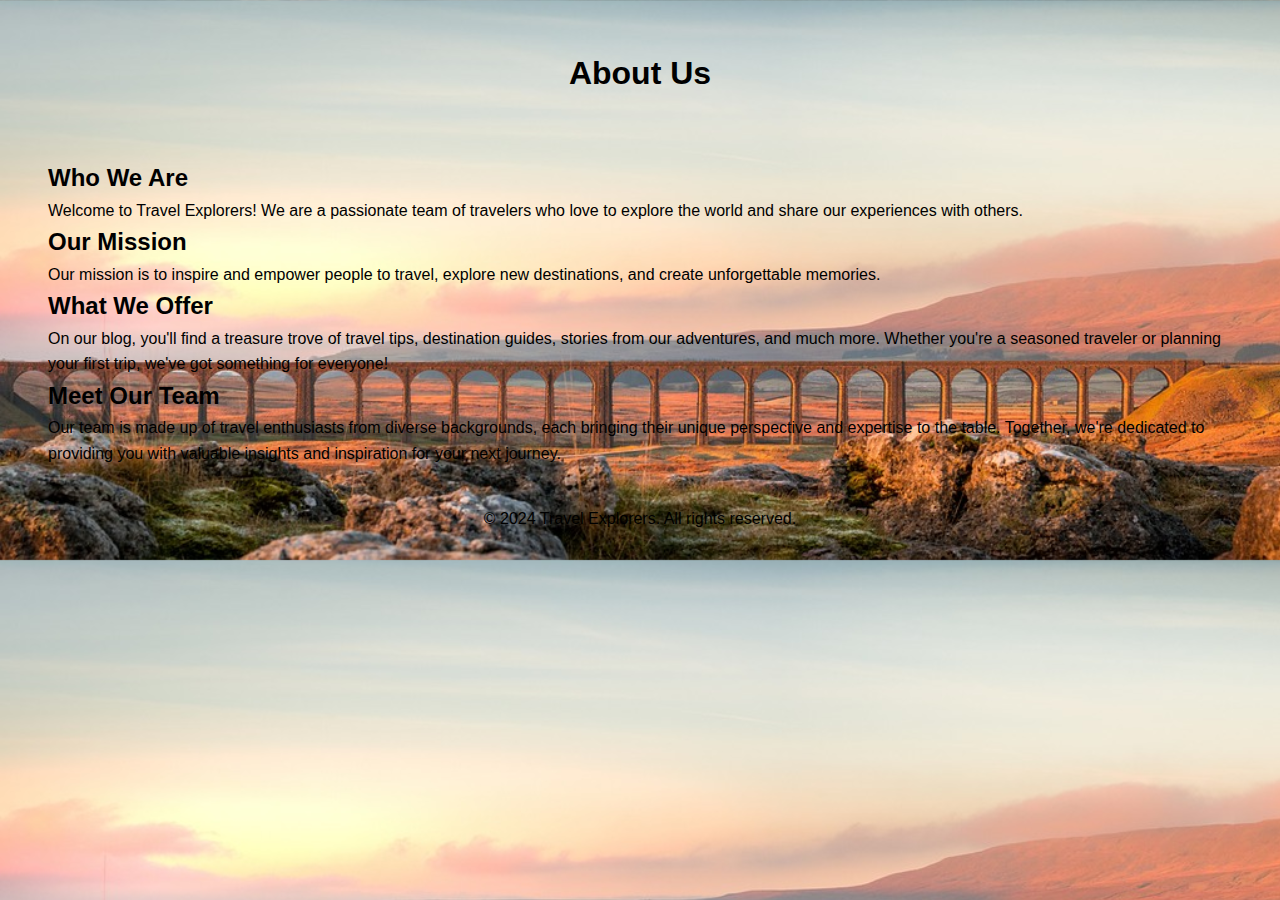
<file: Project 219/about.html>
<!DOCTYPE html>
<html lang="en">
<head>
    <meta charset="UTF-8">
    <meta name="viewport" content="width=device-width, initial-scale=1.0">
    <title>About Us - Travel Explorers</title>
    <link rel="stylesheet" href="about.css">
</head>
<body>
    <header>
        <h1>About Us</h1>
    </header>
    <section class="about-section">
        <h2>Who We Are</h2>
        <p>Welcome to Travel Explorers! We are a passionate team of travelers who love to explore the world and share our experiences with others.</p>
        <h2>Our Mission</h2>
        <p>Our mission is to inspire and empower people to travel, explore new destinations, and create unforgettable memories.</p>
        <h2>What We Offer</h2>
        <p>On our blog, you'll find a treasure trove of travel tips, destination guides, stories from our adventures, and much more. Whether you're a seasoned traveler or planning your first trip, we've got something for everyone!</p>
        <h2>Meet Our Team</h2>
        <p>Our team is made up of travel enthusiasts from diverse backgrounds, each bringing their unique perspective and expertise to the table. Together, we're dedicated to providing you with valuable insights and inspiration for your next journey.</p>
    </section>
    <footer>
        <p>&copy; 2024 Travel Explorers. All rights reserved.</p>
    </footer>
</body>
</html>
</file>
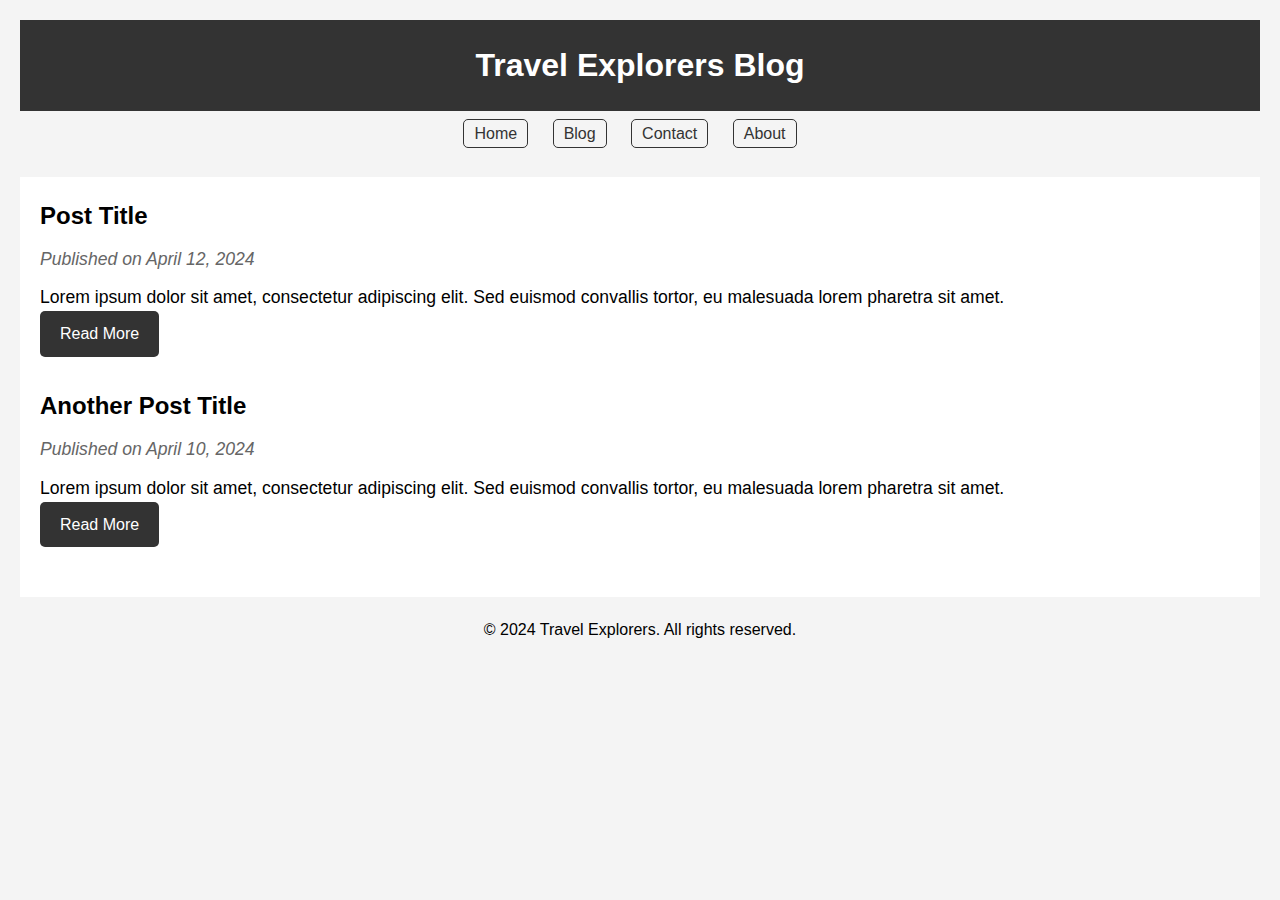
<file: Project 219/blog.html>
<!DOCTYPE html>
<html lang="en">
<head>
    <meta charset="UTF-8">
    <meta name="viewport" content="width=device-width, initial-scale=1.0">
    <title>Travel Explorers - Blog</title>
    <link rel="stylesheet" href="blog.css">
</head>
<body>
    <header>
        <h1>Travel Explorers Blog</h1>
    </header>
    <nav>
        <ul>
            <li><a href="index.html">Home</a></li>
            <li><a href="blog.html">Blog</a></li>
            <li><a href="contact.html">Contact</a></li>
            <li><a href="about.html">About</a></li>
        </ul>
    </nav>
    <section class="blog-section">
        <article>
            <h2>Post Title</h2>
            <p class="meta">Published on April 12, 2024</p>
            <p>Lorem ipsum dolor sit amet, consectetur adipiscing elit. Sed euismod convallis tortor, eu malesuada lorem pharetra sit amet.</p>
            <a href="#" class="btn">Read More</a>
        </article>
        <article>
            <h2>Another Post Title</h2>
            <p class="meta">Published on April 10, 2024</p>
            <p>Lorem ipsum dolor sit amet, consectetur adipiscing elit. Sed euismod convallis tortor, eu malesuada lorem pharetra sit amet.</p>
            <a href="#" class="btn">Read More</a>
        </article>
        <!-- Add more articles as needed -->
    </section>
    <footer>
        <p>&copy; 2024 Travel Explorers. All rights reserved.</p>
    </footer>
</body>
</html>
</file>
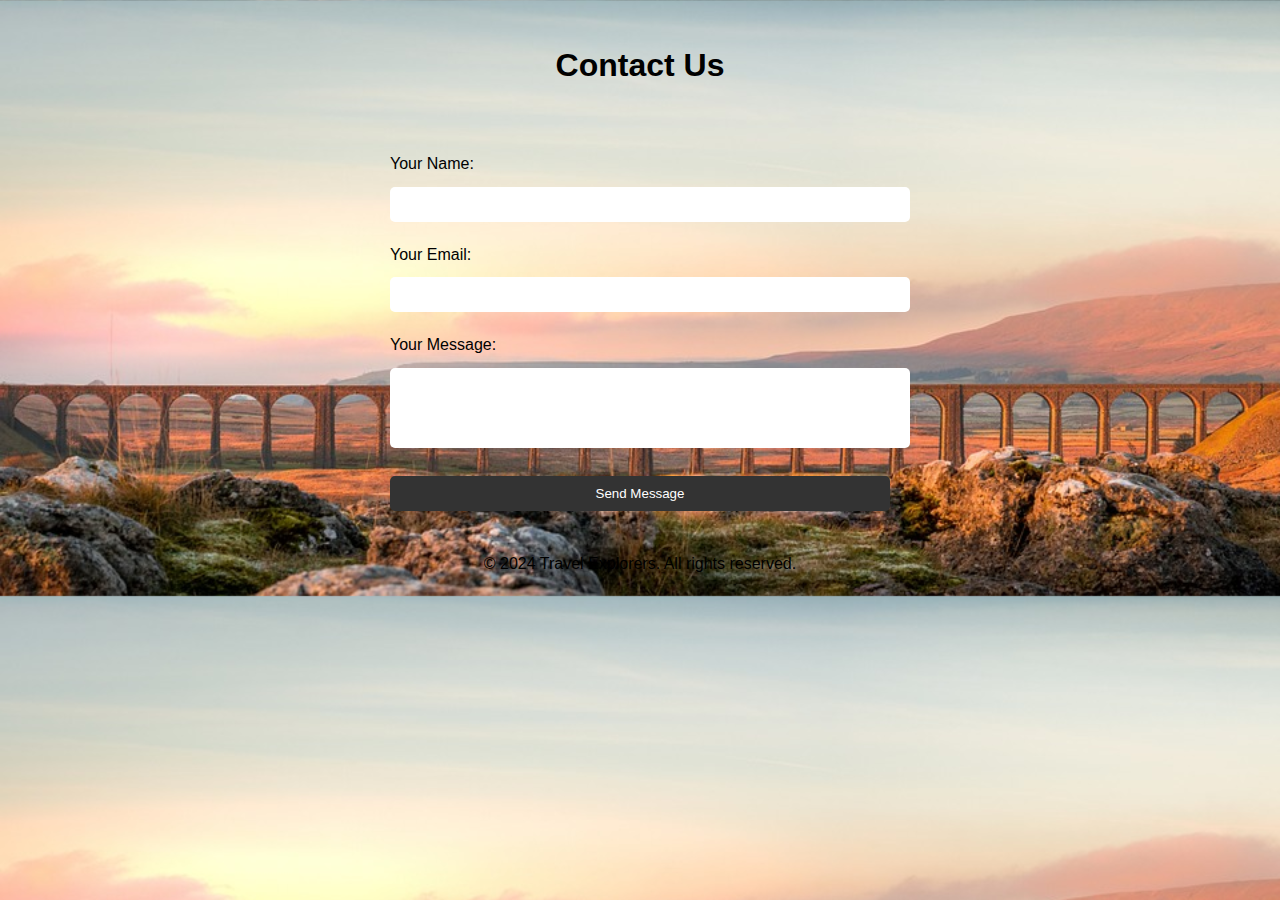
<file: Project 219/contact.html>
<!DOCTYPE html>
<html lang="en">
<head>
    <meta charset="UTF-8">
    <meta name="viewport" content="width=device-width, initial-scale=1.0">
    <title>Contact Us - Travel Explorers</title>
    <link rel="stylesheet" href="contact.css">
</head>
<body>
    <header>
        <h1>Contact Us</h1>
    </header>
    <section class="contact-section">
        <form action="#" method="post">
            <label for="name">Your Name:</label>
            <input type="text" id="name" name="name" required>
            <label for="email">Your Email:</label>
            <input type="email" id="email" name="email" required>
            <label for="message">Your Message:</label>
            <textarea id="message" name="message" rows="4" required></textarea>
            <button type="submit" class="btn">Send Message</button>
        </form>
    </section>
    <footer>
        <p>&copy; 2024 Travel Explorers. All rights reserved.</p>
    </footer>
</body>
</html>
</file>
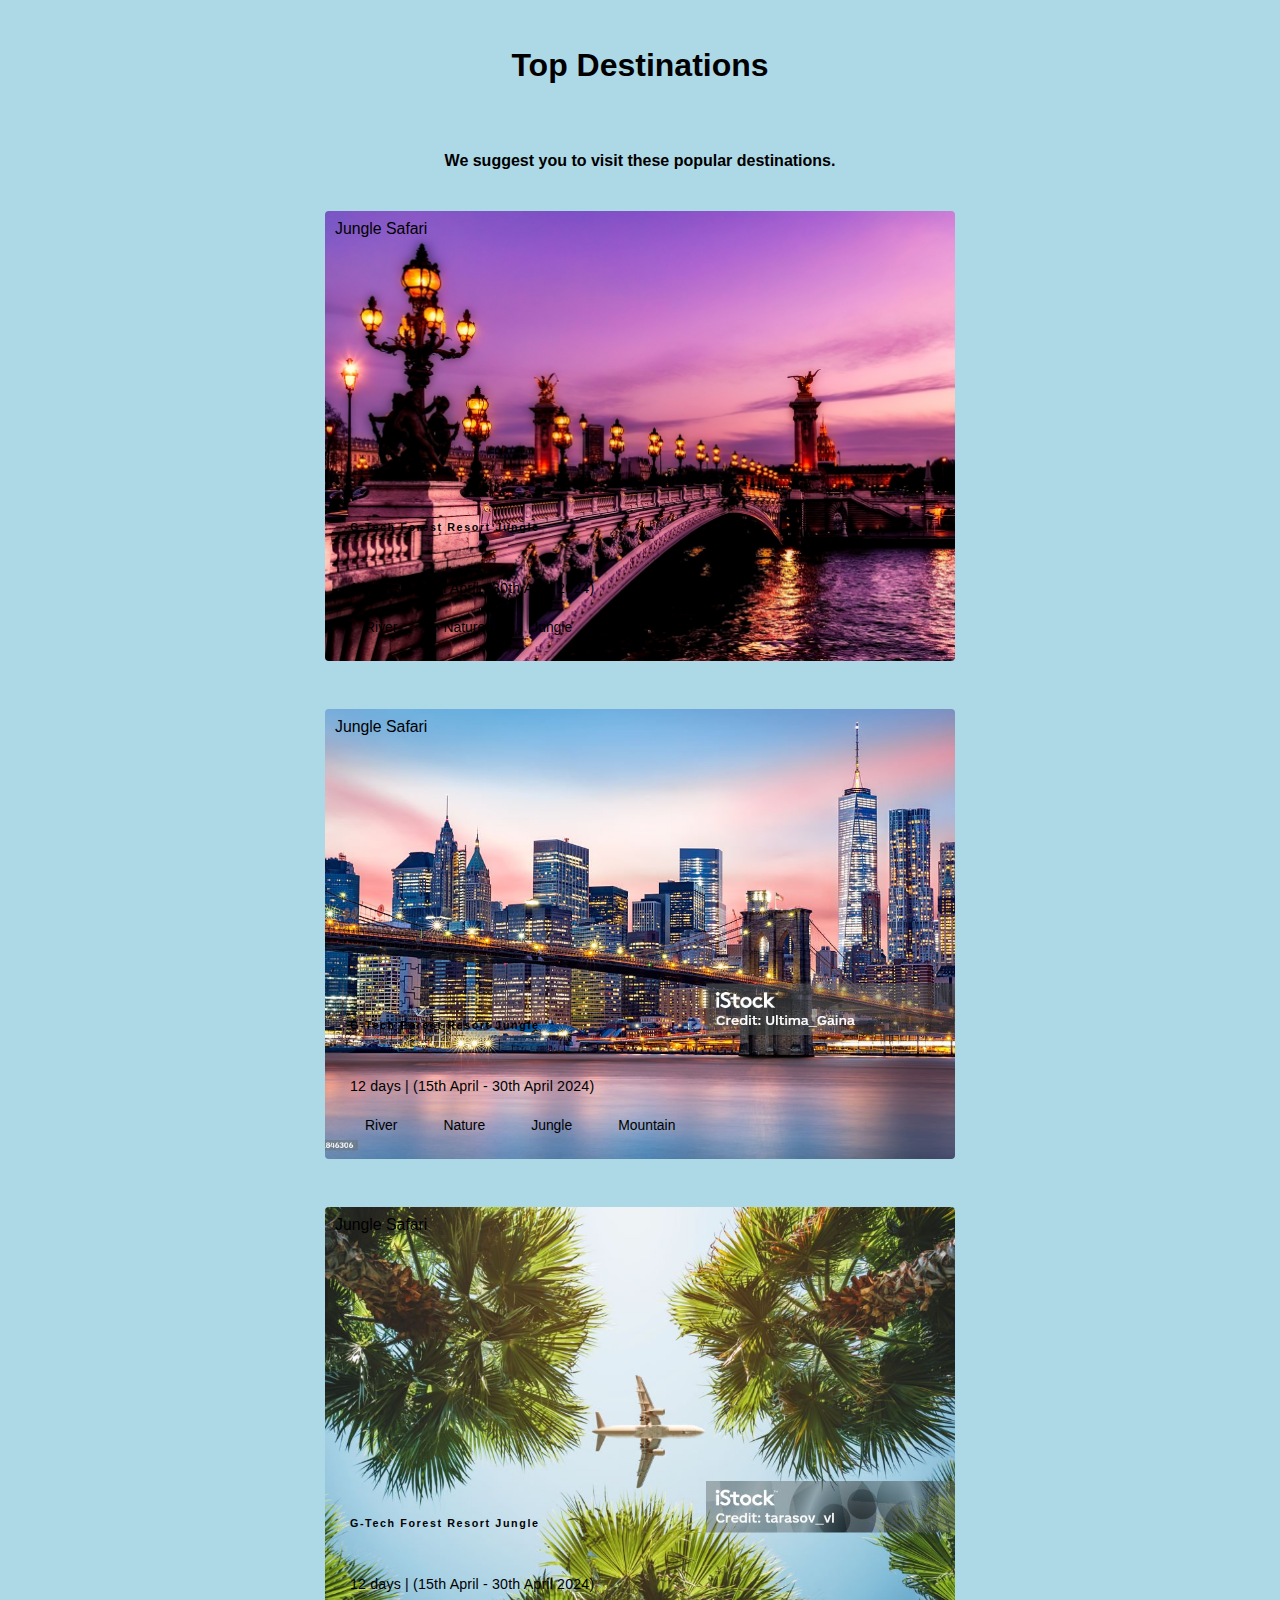
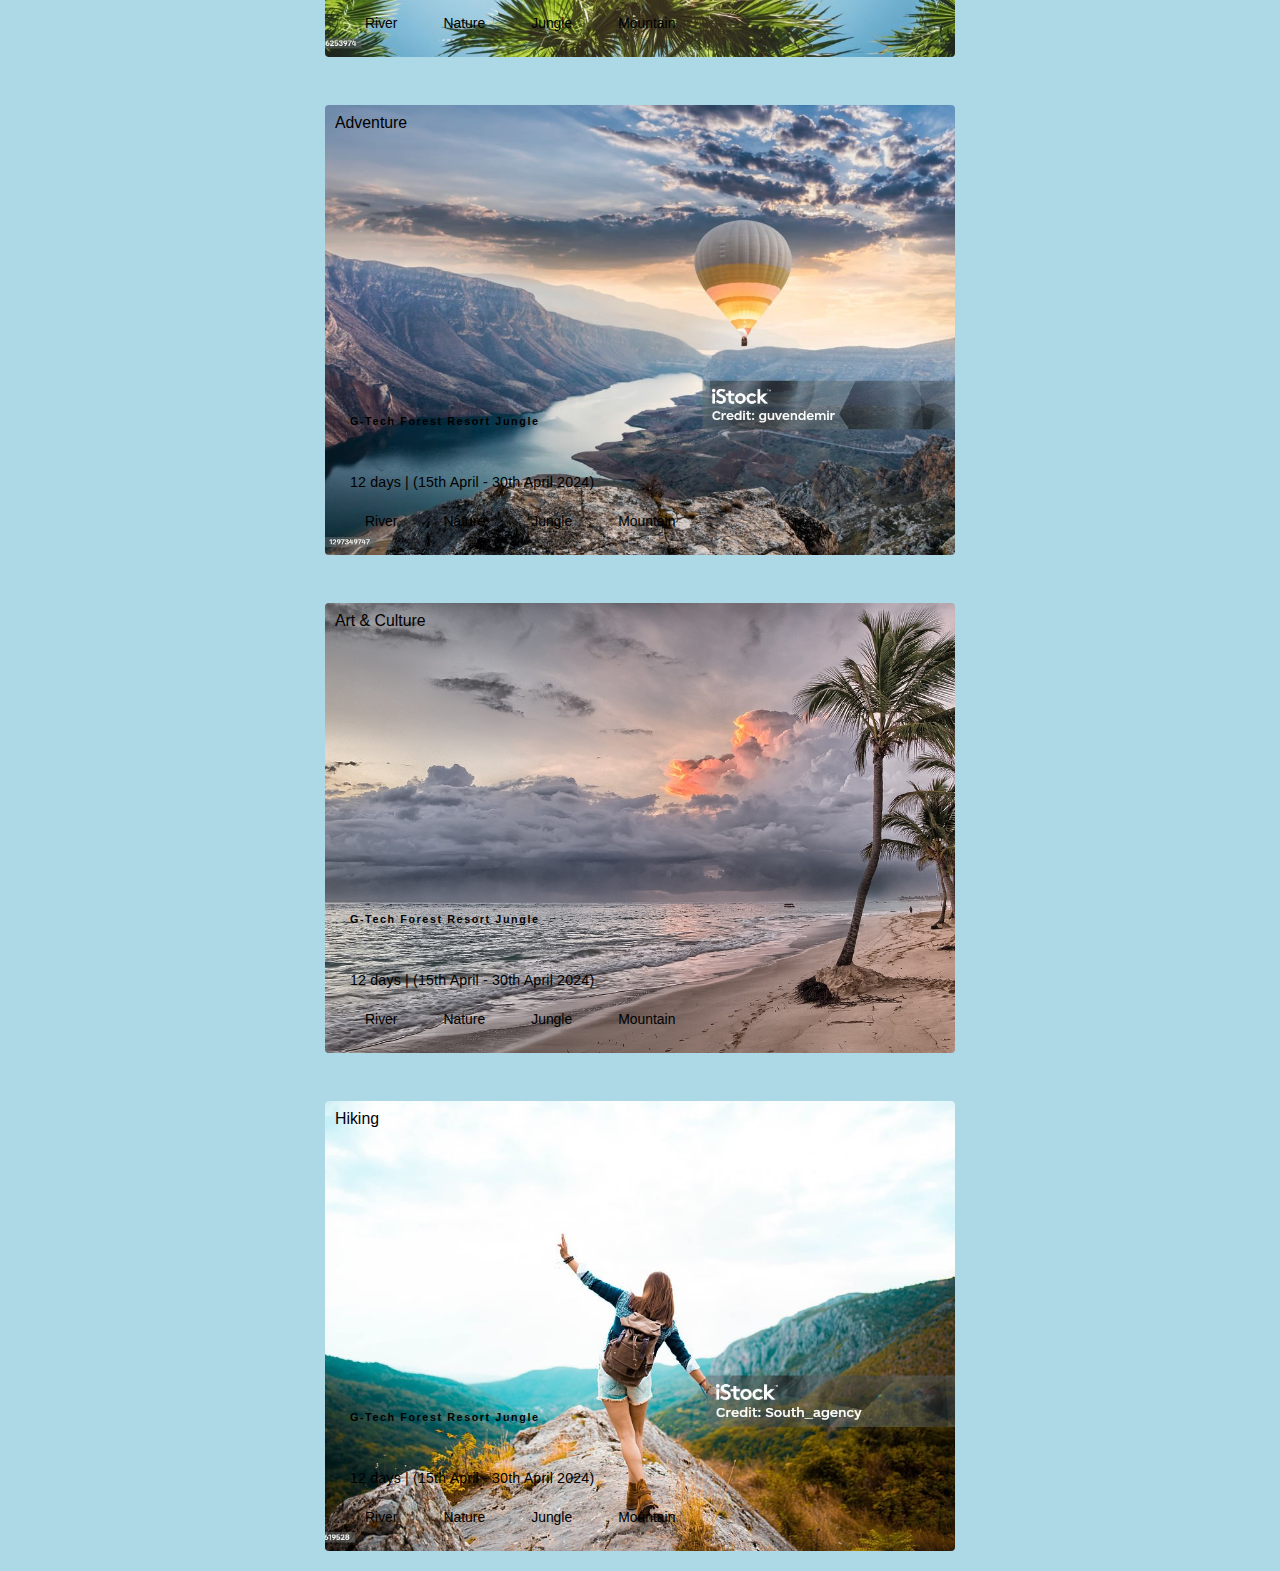
<file: Project 219/destination.html>
<!DOCTYPE html>
<html lang="en">
<head>
    <meta charset="UTF-8">
    <meta name="viewport" content="width=device-width, initial-scale=1.0">
    <title>Top Destinations - Travel Explorers</title>
    <link rel="stylesheet" href="destination.css">
</head>
<body>
    <header>
        <h1>Top Destinations</h1>
    </header>
        <h6 class="desc">We suggest you to visit these popular destinations.</h6>
        <div class="destination_section">
            <div class="destination_box" data-aos="fade-right" data-aos-duration="2000">
                <div class="destination_img_box">
                    <img src="./paris-2499022_1280.jpg" alt="Destination Image" class="destination_img">
                    <div class="destination_category">
                        Jungle Safari
                    </div>
                    <div class="destination_deatil">
                        <h6 class="destination_title">G-Tech Forest Resort Jungle</h6>
                        <h6 class="destination_duration">12 days | (15th April - 30th April 2024)</h6>
                        <div class="destination_popular_places">
                            <div class="tag">River</div>
                            <div class="tag">Nature</div>
                            <div class="tag">Jungle</div><div class="tag">Mountain</div>
                        </div>
                    </div>
                </div>
            </div>
            <div class="destination_box" data-aos="fade-right" data-aos-duration="2000">
                <div class="destination_img_box">
                    <img src="./new york.jpg" alt="Destination Image" class="destination_img">
                    <div class="destination_category">
                        Jungle Safari
                    </div>
                    <div class="destination_deatil">
                        <h6 class="destination_title">G-Tech Forest Resort Jungle</h6>
                        <h6 class="destination_duration">12 days | (15th April - 30th April 2024)</h6>
                        <div class="destination_popular_places">
                            <div class="tag">River</div>
                            <div class="tag">Nature</div>
                            <div class="tag">Jungle</div><div class="tag">Mountain</div>
                        </div>
                    </div>
                </div>
            </div>
            <div class="destination_box" data-aos="fade-right" data-aos-duration="2000">
                <div class="destination_img_box">
                    <img src="./aeroplane.jpg" alt="Destination Image" class="destination_img">
                    <div class="destination_category">
                        Jungle Safari
                    </div>
                    <div class="destination_deatil">
                        <h6 class="destination_title">G-Tech Forest Resort Jungle</h6>
                        <h6 class="destination_duration">12 days | (15th April - 30th April 2024)</h6>
                        <div class="destination_popular_places">
                            <div class="tag">River</div>
                            <div class="tag">Nature</div>
                            <div class="tag">Jungle</div><div class="tag">Mountain</div>
                        </div>
                    </div>
                </div>
            </div>
            <div class="destination_box" data-aos="fade-down" data-aos-duration="2000">
                <div class="destination_img_box">
                    <img src="./ballon.jpg" alt="Destination Image" class="destination_img">
                    <div class="destination_category">
                        Adventure
                    </div>
                    <div class="destination_deatil">
                        <h6 class="destination_title">G-Tech Forest Resort Jungle</h6>
                        <h6 class="destination_duration">12 days | (15th April - 30th April 2024)</h6>
                        <div class="destination_popular_places">
                            <div class="tag">River</div>
                            <div class="tag">Nature</div>
                            <div class="tag">Jungle</div><div class="tag">Mountain</div>
                        </div>
                    </div>
                </div>
            </div>
            <div class="destination_box" data-aos="fade-up" data-aos-duration="2000">
                <div class="destination_img_box">
                    <img src="./waterwithtree.jpg" alt="Destination Image" class="destination_img">
                    <div class="destination_category">
                        Art & Culture
                    </div>
                    <div class="destination_deatil">
                        <h6 class="destination_title">G-Tech Forest Resort Jungle</h6>
                        <h6 class="destination_duration">12 days | (15th April - 30th April 2024)</h6>
                        <div class="destination_popular_places">
                            <div class="tag">River</div>
                            <div class="tag">Nature</div>
                            <div class="tag">Jungle</div><div class="tag">Mountain</div>
                        </div>
                    </div>
                </div>
            </div>
            <div class="destination_box" data-aos="fade-left" data-aos-duration="2000">
                <div class="destination_img_box">
                    <img src="./girlwithbag.jpg" alt="Destination Image" class="destination_img">
                    <div class="destination_category">
                        Hiking
                    </div>
                    <div class="destination_deatil">
                        <h6 class="destination_title">G-Tech Forest Resort Jungle</h6>
                        <h6 class="destination_duration">12 days | (15th April - 30th April 2024)</h6>
                        <div class="destination_popular_places">
                            <div class="tag">River</div>
                            <div class="tag">Nature</div>
                            <div class="tag">Jungle</div><div class="tag">Mountain</div>
                        </div>
                    </div>
                </div>
            </div>
        </div>
       </div>
</body>
</html>
</file>
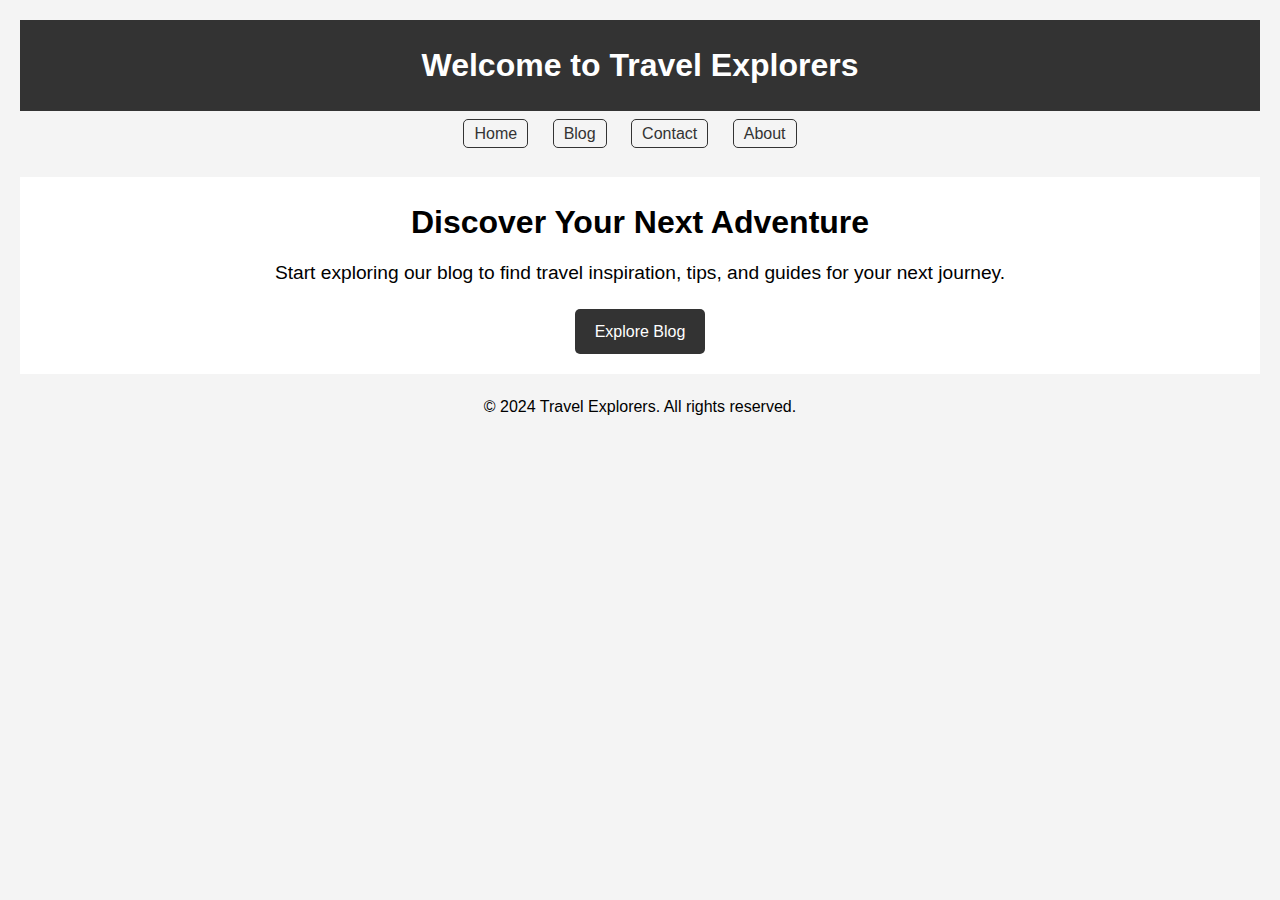
<file: Project 219/home.html>
<!DOCTYPE html>
<html lang="en">
<head>
    <meta charset="UTF-8">
    <meta name="viewport" content="width=device-width, initial-scale=1.0">
    <title>Travel Explorers</title>
    <link rel="stylesheet" href="home.css">
</head>
<body>
    <header>
        <h1>Welcome to Travel Explorers</h1>
    </header>
    <nav>
        <ul>
            <li><a href="home.css">Home</a></li>
            <li><a href="blog.html">Blog</a></li>
            <li><a href="contact.html">Contact</a></li>
            <li><a href="about.html">About</a></li>
        </ul>
    </nav>
    <section class="home-section">
        <h2>Discover Your Next Adventure</h2>
        <p>Start exploring our blog to find travel inspiration, tips, and guides for your next journey.</p>
        <a href="blog.html" class="btn">Explore Blog</a>
    </section>
    <footer>
        <p>&copy; 2024 Travel Explorers. All rights reserved.</p>
    </footer>
</body>
</html>
</file>
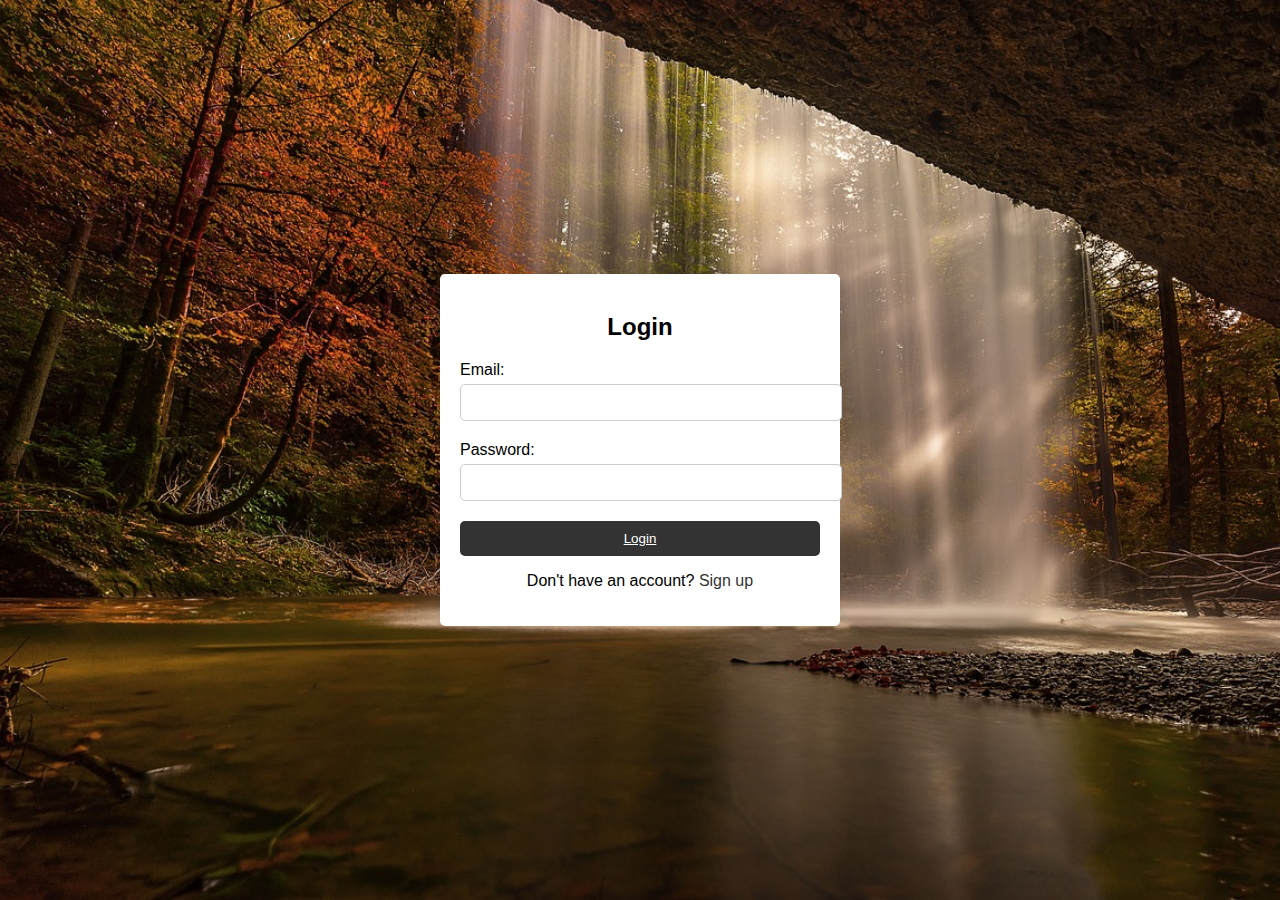
<file: Project 219/login.html>
<!DOCTYPE html>
<html lang="en">
<head>
    <meta charset="UTF-8">
    <meta name="viewport" content="width=device-width, initial-scale=1.0">
    <title>Travel Blog - Login</title>
    <link rel="stylesheet" href="login.css">
</head>
<body>
    <div class="container">
        <form id="login-form" class="form-container">
            <h2>Login</h2>
            <div class="form-group">
                <label for="email">Email:</label>
                <input type="email" id="email" required>
            </div>
            <div class="form-group">
                <label for="password">Password:</label>
                <input type="password" id="password" required>
            </div>
            <button type="submit"> <a href="index.html"`>Login</a></button>
            <p class="message">Don't have an account? <a href="signup.html">Sign up</a></p>
        </form>
    </div>
</body>
</html>
</file>
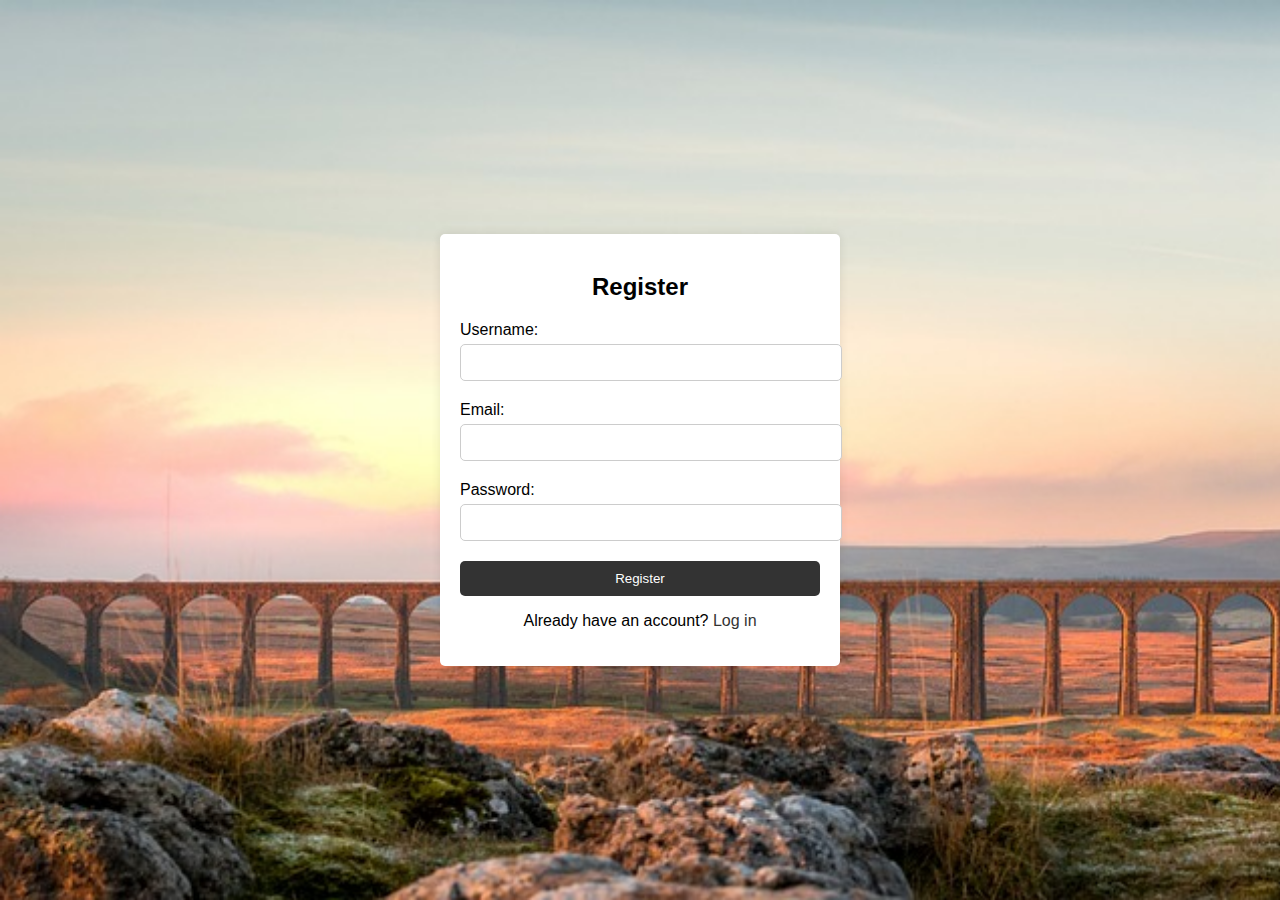
<file: Project 219/register.html>
<!DOCTYPE html>
<html lang="en">
<head>
    <meta charset="UTF-8">
    <meta name="viewport" content="width=device-width, initial-scale=1.0">
    <title>Travel Blog - Register</title>
    <link rel="stylesheet" href="register.css">
</head>
<body>
    <div class="container">
        <form id="register-form" class="form-container">
            <h2>Register</h2>
            <div class="form-group">
                <label for="username">Username:</label>
                <input type="text" id="username" required>
            </div>
            <div class="form-group">
                <label for="email">Email:</label>
                <input type="email" id="email" required>
            </div>
            <div class="form-group">
                <label for="password">Password:</label>
                <input type="password" id="password" required>
            </div>
            <button type="submit">Register</button>
            <p class="message">Already have an account? <a href="login.html">Log in</a></p>
        </form>
    </div>
</body>
</html>
</file>
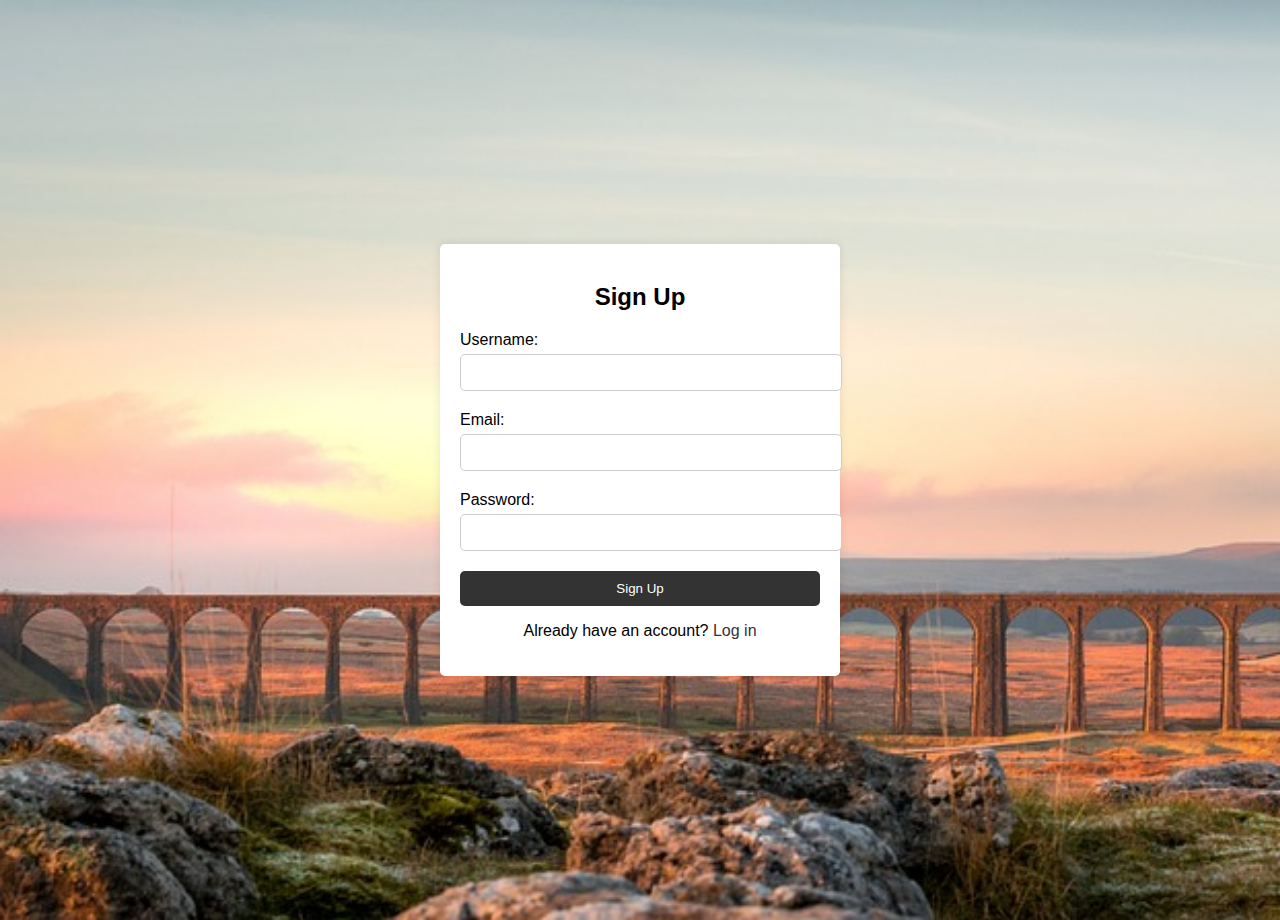
<file: Project 219/signup.html>
<!DOCTYPE html>
<html lang="en">
<head>
    <meta charset="UTF-8">
    <meta name="viewport" content="width=device-width, initial-scale=1.0">
    <title>Travel Blog - Sign Up</title>
    <link rel="stylesheet" href="signup.css">
</head>
<body>
    <div class="container">
        <form id="signup-form" class="form-container">
            <h2>Sign Up</h2>
            <div class="form-group">
                <label for="username">Username:</label>
                <input type="text" id="username" required>
            </div>
            <div class="form-group">
                <label for="email">Email:</label>
                <input type="email" id="email" required>
            </div>
            <div class="form-group">
                <label for="password">Password:</label>
                <input type="password" id="password" required>
            </div>
            <button type="submit">Sign Up</button>
            <p class="message">Already have an account? <a href="login.html">Log in</a></p>
        </form>
    </div>
</body>
</html>
</file>
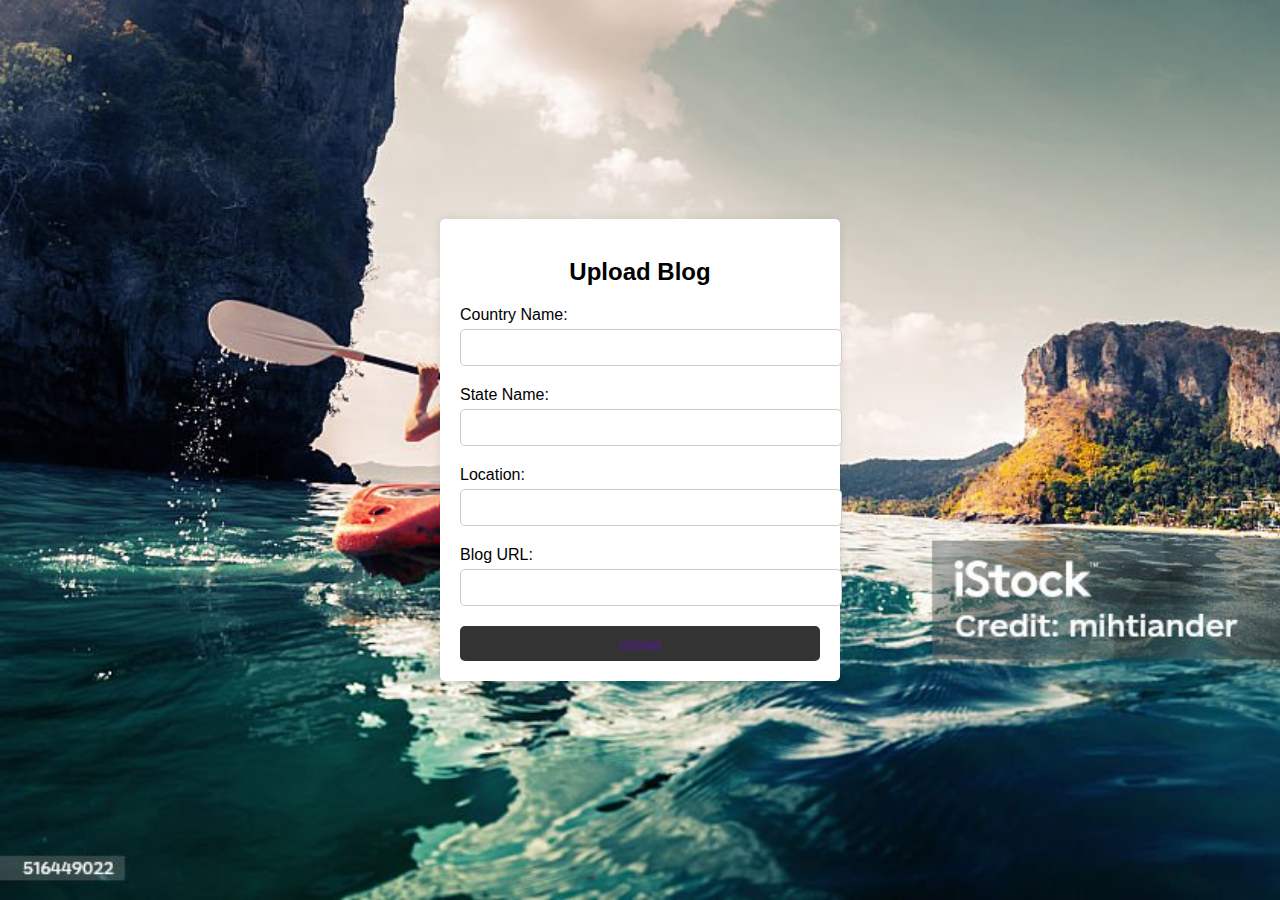
<file: Project 219/upload.html>
<!DOCTYPE html>
<html lang="en">
<head>
    <meta charset="UTF-8">
    <meta name="viewport" content="width=device-width, initial-scale=1.0">
    <title>Travel Blog - Upload</title>
    <link rel="stylesheet" href="upload.css">
</head>
<body>
    <div class="container">
        <form id="upload-form" class="form-container">
            <h2>Upload Blog</h2>
            <div class="form-group">
                <label for="country">Country Name:</label>
                <input type="text" id="country" required>
            </div>
            <div class="form-group">
                <label for="state">State Name:</label>
                <input type="text" id="state" required>
            </div>
            <div class="form-group">
                <label for="location">Location:</label>
                <input type="text" id="location" required>
            </div>
            <div class="form-group">
                <label for="blog-url">Blog URL:</label>
                <input type="url" id="blog-url" required>
            </div>
            <button type="submit"><a href="">Upload</a></button>
        </form>
    </div>
</body>
</html>
</file>
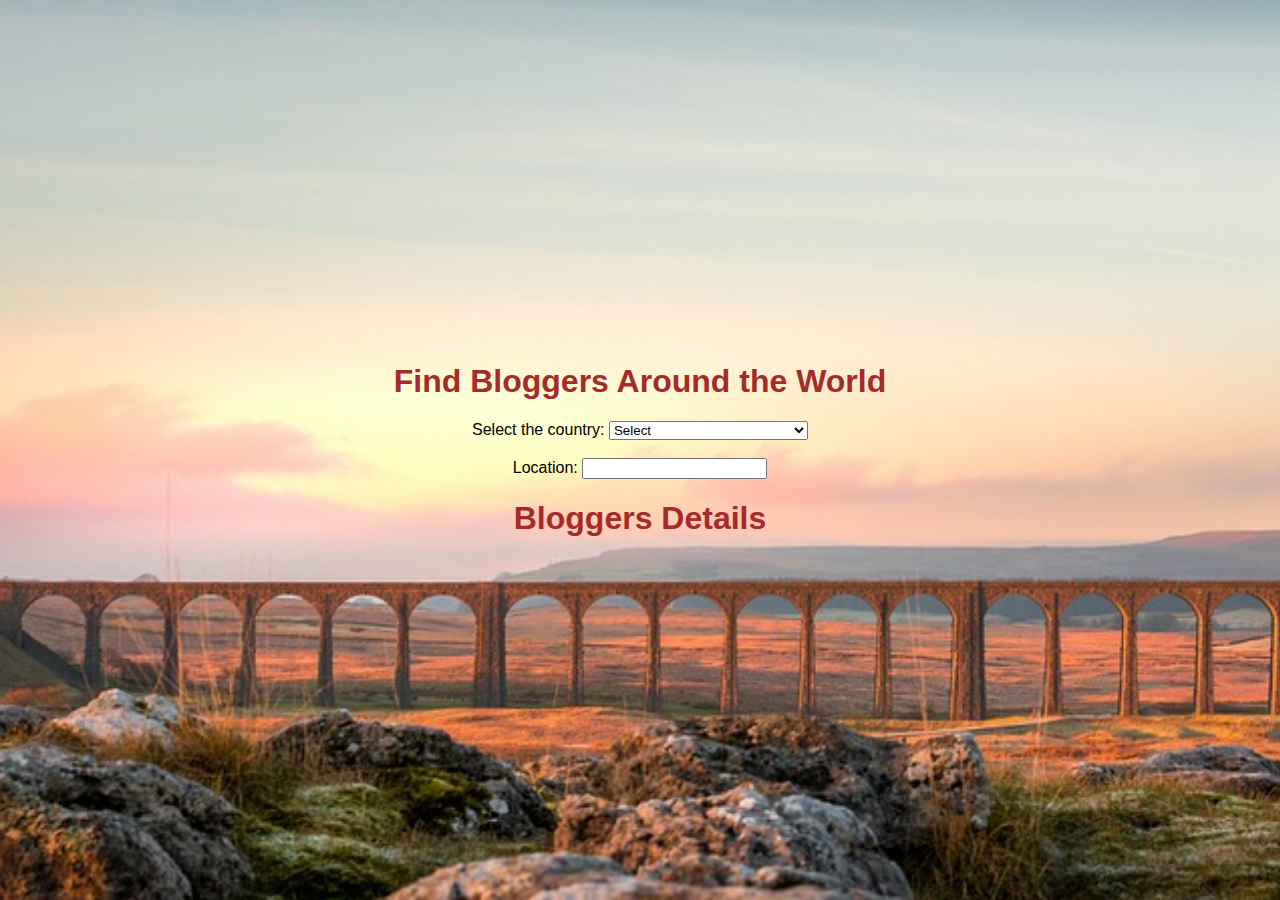
<file: Project 219/view.html>
<!DOCTYPE html>
<html lang="en">
<head>
    <meta charset="UTF-8">
    <meta name="viewport" content="width=device-width, initial-scale=1.0">
    <title>Bloggers list</title>
    <link rel="stylesheet" href="view.css">
</head>
<body>
  <form>
        <h1>Find Bloggers Around the World</h1>
        <label for="country">Select the country: </label>
            <select name="country" id="country">
                <option value="select">Select</option>
                <optgroup label="India">
                    <option value="Utter Pradesh">Utter Pradesh - Lucknow</option>
                    <option value="Himachal Pradesh">Himachal Pradesh - Shimla</option>
                    <option value="Hariyana">Hariyana - Chandigarh</option>
                    <option value="Gujrat">Gujrat - Ahmedabad</option>
                    <option value="Bihar">Bihar - Patna</option>
                </optgroup>
                <optgroup label="Australia">
                    <option value="New South Wales">New South Wales - Sydney</option>
                    <option value="Queensland">Queensland - Brisbane</option>
                    <option value="Victoria">Victoria - Melbourne</option>
                    <option value="Western Australia">Western Australia - Perth</option>
                    <option value="South Australia">South Australia - Adelaide</option>
                </optgroup>
                <optgroup label="United Kingdom">
                    <option value="England">England - London</option>
                    <option value="Scotland">Scotland - Edinburgh</option>
                    <option value="Wales">Wales - Cardiff</option>
                    <option value="Northern Ireland">Northern Ireland - Belfast</option>
                </optgroup>
                <optgroup label="Germany">
                    <option value="Berlin">Berlin - Berlin</option>
                    <option value="Hamburg">Hamburg - Hamburg</option>
                    <option value="Munich">Munich - Munich</option>
                    <option value="Cologne">Cologne - Cologne</option>
                    <option value="Frankfurt">Frankfurt - Frankfurt</option>
                </optgroup>
                <optgroup label="Japan">
                    <option value="Tokyo">Tokyo - Tokyo</option>
                    <option value="Osaka">Osaka - Osaka</option>
                    <option value="Kyoto">Kyoto - Kyoto</option>
                    <option value="Hiroshima">Hiroshima - Hiroshima</option>
                    <option value="Fukuoka">Fukuoka - Fukuoka</option>
                </optgroup>
            </select>
            <br><br>
            <label for="location">Location: </label>
            <input type="text" id="location" name="location" readonly>
            <h1>Bloggers Details</h1>
            <div id="bloggerDetails"></div>
    </form>

    <script>
        document.getElementById('country').addEventListener('change', function() {
            var locationInput = document.getElementById('location');
            var bloggerDetails = document.getElementById('bloggerDetails');
            var selectedOption = this.options[this.selectedIndex];
            var country = selectedOption.parentNode.label;
            var selectedLocation = selectedOption.value;

            locationInput.value = selectedLocation;
            bloggerDetails.innerHTML = ''; // Clear existing blogger details

            var bloggers = {
                "Utter Pradesh": [
                    { name: 'Ravi Kumar', description: "Ravi Kumar Sihag's educational journey started in his village at Saraswati Vidya Mandir, where he completed his early schooling under the guidance of Manmohan Sir. Later, he moved to Anupgarh Sharda School and studied until the 11th grade. For his 12th grade, he attended 'New of Senior Secondary School' in Vijayanagar. ", link: "https://www.javatpoint.com/ravi-kumar-sihag#:~:text=Ravi%20Kumar%20Sihag's%20educational%20journey,Senior%20Secondary%20School%22%20in%20Vijayanagar." },
                    { name: 'Priya Singh', description: "Priya Srivastava Coming from the ‘City of Nawabs’, Lucknow, Priya’s sole motto is to explore life through journeys to unexplored destinations and knitting travel stories. She believes in creating memories, eating like a local, talking to the natives, understanding their way of living and capturing their smile in her camera. Be it quaint little Himalayan villages, grand forts in Rajasthan or serene beaches in Goa or ancient temples in Varanasi, all the destinations have an untold saga, which she tries to unfold! All her journeys, new or old, are etched on the canvas of her heart like a beautiful painting. Experimenting new dishes and experiencing different cultures are some of the things she enjoys the most. It's through travelling that she derives inspiration. An ardent reader, cinema lover and a nascent photographer, she wishes to listen and discover the myriad colours and sounds of nature.", link: "https://timesofindia.indiatimes.com/travel/author/author-priya-srivastava-479240621.cms." }
                ],
                "Himachal Pradesh": [
                    { name: 'Ankit Sharma', description: "Ankit Sharma, a native of Nirmand, Himachal Pradesh (India) is an IT Engineer by profession. A passionate traveller who strongly believes life is meant to be explored. His college days were more exciting, being a vocalist/lyricist for a metal band. However, his personality is rather soothing and he is a bit of a snob about keeping himself and things around him in order. Inspired by his unfathomable love for cinema, especially Thriller, he got inclined towards storytelling. Writing came naturally to him; He first began penning down songs, followed by short poems, quotes, and now novels.", link: "https://www.amazon.in/stores/author/B09MNPNV5Q/about" },
                    { name: 'Deepika Patel', description: "Deepika Mehta lives at her mountain home on the outskirts of Shimla. She recently did a short hike in the surrounding hills and has penned down the experience. Nature writing is an art and Deepika in just a few words transports you to the hills. Deepika Mehta is first a nature lover, with a passion for the Himalayan region, and makes a living providing strategic communications to non-profit organizations.", link: "https://www.juniperopc.com/post/the-jungle-concert" }
                ],
                "Hariyana": [
                    { name: 'Elvish Yadav', description: "Elvish Yadav (pronounced [ˈɛlvɪʃ jˈadav]; born 14 September 1997), earlier known as Siddharth Yadav, is an Indian YouTuber, streamer and singer from Wazirabad, a village located in Gurugram, India.[2] He is known for his YouTube videos and winning the second season of Bigg Boss OTT.Early life Yadav was born on 14 September 1997 as Siddharth Yadav to Ram Avtar Yadav and Sushma Yadav in a Hindu Yadav Yaduvanshi Ahir family from Haryana.[7][8] Yadav went to Amity International School, Gurgaon and later joined Hansraj College, Delhi, to complete his Bachelor of Commerce degree.", link: "www.youtube.com/@TheSocialFactory" },
                    { name: 'Kirti Mehra', description: "Born on July 31, 1997, into a middle-class family in Delhi, Kirti began her educational journey at Vikas Bharatiya Public Delhi. Currently pursuing her graduation at Hansraj College, part of the University of Delhi, she manages to balance her academic pursuits with her thriving social media career.", link: "instagram.com/kirtimehra31?igshid=155z0fxe9p6hn" }
                ],
                "Gujrat": [
                    { name: 'Harish Shah', description: "Harish Shah was a producer and director, known for Mere Jeevan Saathi (1972), Zalzala (1988) and Ab Insaf Hoga (1995). He died on July 7, 2020 in Mumbai, Maharashtra, India.", link: "https://www.youtube.com/results?search_query=Harish+Shah+Gujarat+travel+expert" },
                    { name: 'Komal Patel', description: 'Gujarati cuisine lover', link: "" }
                ],
                "Bihar": [
                    { name: 'Amit Kumar', description: "Amit kumar educational journey started in his village at Saraswati Vidya Mandir, where he completed his early schooling under the guidance of Manmohan Sir. Later, he moved to Anupgarh Sharda School and studied until the 11th grade. For his 12th grade, he attended 'New of Senior Secondary School' in Vijayanagar. ", link: "https://www.javatpoint.com/ravi-kumar-sihag#:~:text=Ravi%20Kumar%20Sihag's%20educational%20journey,Senior%20Secondary%20School%22%20in%20Vijayanagar." },
                    { name: 'Neha Gupta', description: "Deepika Mehta lives at her mountain home on the outskirts of Shimla. She recently did a short hike in the surrounding hills and has penned down the experience. Nature writing is an art and Deepika in just a few words transports you to the hills. Deepika Mehta is first a nature lover, with a passion for the Himalayan region, and makes a living providing strategic communications to non-profit organizations.", link: "https://www.juniperopc.com/post/the-jungle-concert" }
                ],
                                // Define bloggers for other states and countries similarly
            "New South Wales": [
                    { name: 'Sarah Johnson', description: 'Sydney lifestyle blogger', link: '' },
                    { name: 'Michael Brown', description: 'Brisbane adventure seeker', link: '' }
                ],
                "Queensland": [
                    { name: 'Emily Wang', description: 'Queensland travel guide', link: '' },
                    { name: 'Daniel Smith', description: 'Brisbane foodie', link: '' }
                ],
                "Victoria": [
                    { name: 'Olivia Lee', description: 'Melbourne fashion blogger', link: '' },
                    { name: 'Matthew Jones', description: 'Victoria photography enthusiast', link: '' }
                ],
                "Western Australia": [
                    { name: 'Sophie Clark', description: 'Perth lifestyle blogger', link: '' },
                    { name: 'David Wilson', description: 'Western Australia outdoor adventurer', link: '' }
                ],
                "South Australia": [
                    { name: 'Liam Taylor', description: 'Adelaide arts and culture blogger', link: '' },
                    { name: 'Emma White', description: 'South Australia nature lover', link: '' }
                ],
                // Define bloggers for the United Kingdom
                "England": [
        { name: "John Doe", bio: "Tech blogger", link: "https://www.youtube.com/watch?v=K1EJSdYnItU" },
        { name: "Jane Smith", bio: "Food blogger", link: "https://www.youtube.com/watch?v=7MaFIOOcfnQ" },
      ],
      "Scotland": [
        { name: "Mike Lee", bio: "Movie blogger", link: "https://www.youtube.com/watch?v=R3IpxBgdM7U" },
        { name: "Sarah Jones", bio: "Travel blogger", link: "https://www.youtube.com/watch?v=2QmFMAtp-EM" },
      ],
      "Wales": [
        { name: "Alice Brown", bio: "Fashion blogger", link: "https://www.youtube.com/watch?v=2_7gyaM3g-s" },
        { name: "David Miller", bio: "Finance blogger", link: "https://www.youtube.com/watch?v=LyrqhruLhBA" }
      ],
      "Northern Ireland": [
        { name: "Emily Garcia", bio: "Food blogger", link: "https://www.youtube.com/watch?v=Gs0CywtXDUc" },
        { name: "Charles Johnson", bio: "Sports blogger", link: "https://www.youtube.com/watch?v=JKxICp3F_wo" },
      ],

                // Define bloggers for Germany
                "Berlin": [
                    { name: 'Takashi Yamada', description: 'Berlin lifestyle blogger', link: '' },
                    { name: 'Yui Suzuki', description: 'Berlin fashion enthusiast', link: '' }
                ],
                "Hamburg": [
                    { name: 'Haruka Sato', description: 'Hamburg travel blogger', link: '' },
                    { name: 'Kenji Tanaka', description: 'Hamburg foodie', link: '' }
                ],
                "Munich": [
                    { name: 'Aya Nakamura', description: 'Munich culture and arts enthusiast', link: '' },
                    { name: 'Mia Schmidt', description: 'Munich beer aficionado', link: '' }
                ],
                "Cologne": [
                    { name: 'Hiroshi Tanaka', description: 'Cologne history explorer', link: '' },
                    { name: 'Sakura Yamamoto', description: 'Cologne lifestyle blogger', link: '' }
                ],
                "Frankfurt": [
                    { name: 'Riko Watanabe', description: 'Frankfurt travel guide', link: '' },
                    { name: 'Daiki Nakajima', description: 'Frankfurt foodie', link: '' }
                ],
                // Define bloggers for Japan
                "Tokyo": [
                    { name: 'Sachiko Suzuki', description: 'Tokyo fashion blogger', link: '' },
                    { name: 'Ryota Tanaka', description: 'Tokyo food enthusiast', link: '' }
                ],
                "Osaka": [
                    { name: 'Kazuki Sato', description: 'Osaka travel expert', link: '' },
                    { name: 'Akari Yamamoto', description: 'Osaka nightlife enthusiast', link: '' }
                ],
                "Kyoto": [
                    { name: 'Ayumi Nakamura', description: 'Kyoto culture and history blogger', link: '' },
                    { name: 'Yuto Tanaka', description: 'Kyoto food lover', link: '' }
                ],
                "Hiroshima": [
                    { name: 'Eriko Kobayashi', description: 'Hiroshima peace advocate', link: '' },
                    { name: 'Takumi Suzuki', description: 'Hiroshima sightseeing expert', link: '' }
                ],
                "Fukuoka": [
                    { name: 'Mitsuki Yamamoto', description: 'Fukuoka travel enthusiast', link: '' },
                    { name: 'Sora Tanaka', description: 'Fukuoka food blogger', link: '' }
                ]
            };

            // Display bloggers for selected location
            bloggers[selectedLocation].forEach(function(blogger) {
                var bloggerDetailsItem = document.createElement('div');
                bloggerDetailsItem.innerHTML = '<h2><a href="' + blogger.link + '">' + blogger.name + '</a></h2><p>' + blogger.description + '</p>';
                bloggerDetails.appendChild(bloggerDetailsItem);
            });
        });
    </script>
</body>
</html>
</file>
<file: Project 219/login.css>
body {
    font-family: Arial, sans-serif;
    margin: 0;
    padding: 0;
    display: flex;
    justify-content: center;
    align-items: center;
    height: 100vh;
    background: url("./nature.jpg");
    background-size: cover;
}

.container {
    max-width: 400px;
    width: 100%;
    margin: auto;
}

.form-container {
    background-color: #fff;
    padding: 20px;
    border-radius: 5px;
    box-shadow: 0px 0px 10px rgba(0, 0, 0, 0.1);
}

.form-container h2 {
    margin-bottom: 20px;
    text-align: center;
}

.form-group {
    margin-bottom: 20px;
}

.form-group label {
    display: block;
    margin-bottom: 5px;
}

.form-group input {
    width: 100%;
    padding: 10px;
    border: 1px solid #ccc;
    border-radius: 5px;
}

.form-container button {
    width: 100%;
    padding: 10px;
    background-color: #333;
    color: #fff;
    border: none;
    border-radius: 5px;
    cursor: pointer;
}
.form-container button a{
    color: #fff;
}
.form-container button:hover {
    background-color: #555;
}

.message {
    text-align: center;
}

.message a {
    color: #333;
    text-decoration: none;
}

.message a:hover {
    text-decoration: underline;
}
</file>
<file: Project 219/register.css>
body {
    font-family: Arial, sans-serif;
    margin: 0;
    padding: 0;
    display: flex;
    justify-content: center;
    align-items: center;
    height: 100vh;
    background: url("./brige.jpg");
    background-size: cover;
}

.container {
    max-width: 400px;
    width: 100%;
    margin: auto;
}

.form-container {
    background-color: #fff;
    padding: 20px;
    border-radius: 5px;
    box-shadow: 0px 0px 10px rgba(0, 0, 0, 0.1);
}

.form-container h2 {
    margin-bottom: 20px;
    text-align: center;
}

.form-group {
    margin-bottom: 20px;
}

.form-group label {
    display: block;
    margin-bottom: 5px;
}

.form-group input {
    width: 100%;
    padding: 10px;
    border: 1px solid #ccc;
    border-radius: 5px;
}

.form-container button {
    width: 100%;
    padding: 10px;
    background-color: #333;
    color: #fff;
    border: none;
    border-radius: 5px;
    cursor: pointer;
}

.form-container button:hover {
    background-color: #555;
}

.message {
    text-align: center;
}

.message a {
    color: #333;
    text-decoration: none;
}

.message a:hover {
    text-decoration: underline;
}
</file>
<file: Project 219/signup.css>
body {
    font-family: Arial, sans-serif;
    margin: 10px;
    padding: 0;
    display: flex;
    justify-content: center;
    align-items: center;
    height: 100vh;
    background: url("./brige.jpg");
    background-size: cover;
}

.container {
    max-width: 400px;
    width: 100%;
    margin: auto;
}

.form-container {
    background-color: #fff;
    padding: 20px;
    border-radius: 5px;
    box-shadow: 0px 0px 10px rgba(0, 0, 0, 0.1);
}

.form-container h2 {
    margin-bottom: 20px;
    text-align: center;
}

.form-group {
    margin-bottom: 20px;
}

.form-group label {
    display: block;
    margin-bottom: 5px;
}

.form-group input {
    width: 100%;
    padding: 10px;
    border: 1px solid #ccc;
    border-radius: 5px;
}

.form-container button {
    width: 100%;
    padding: 10px;
    background-color: #333;
    color: #fff;
    border: none;
    border-radius: 5px;
    cursor: pointer;
}

.form-container button:hover {
    background-color: #555;
}

.message {
    text-align: center;
}

.message a {
    color: #333;
    text-decoration: none;
}

.message a:hover {
    text-decoration: underline;
}
</file>
<file: Project 219/upload.css>
body {
    font-family: Arial, sans-serif;
    margin: 0;
    padding: 0;
    display: flex;
    justify-content: center;
    align-items: center;
    height: 100vh;
    background: url("./boatwithman.jpg");
    background-size: cover;
}

.container {
    max-width: 400px;
    width: 100%;
    margin: auto;
}

.form-container {
    background-color: #fff;
    padding: 20px;
    border-radius: 5px;
    box-shadow: 0px 0px 10px rgba(0, 0, 0, 0.1);
}

.form-container h2 {
    margin-bottom: 20px;
    text-align: center;
}

.form-group {
    margin-bottom: 20px;
}

.form-group label {
    display: block;
    margin-bottom: 5px;
}

.form-group input {
    width: 100%;
    padding: 10px;
    border: 1px solid #ccc;
    border-radius: 5px;
}

.form-container button {
    width: 100%;
    padding: 10px;
    background-color: #333;
    color: #fff;
    border: none;
    border-radius: 5px;
    cursor: pointer;
}

.form-container button:hover {
    background-color: #555;
}
</file>
<file: Project 219/view.css>
body{
    font-family: Arial, sans-serif;
    margin: 0;
    padding: 0;
    display: flex;
    justify-content: center;
    align-items: center;
    height: 100vh;
    background: url("./brige.jpg");
    background-size: cover;
}
h1{
    text-align: center;
    color: brown;
}
h2{
    text-align: center;
    color: brown;
}
body{
    text-align: center;
    padding-left: 250px;
    padding-right: 250px;
    
}
form{
    align-items: center;
}
textarea{
    text-align: center;
}
</file>
<file: Project 219/about.css>
/* Reset default browser styles */
body{
    
    background: url("./brige.jpg");
    background-size: cover;
}

h1, h2, p, ul, li {
    margin: 0;
    padding: 0;
}

/* Basic styling */
body {
    font-family: Arial, sans-serif;
    line-height: 1.6;
    background-color: #f4f4f4;
    padding: 20px;
}

header {
    text-align: center;
    padding: 20px;
}

nav ul {
    list-style-type: none;
    text-align: center;
    padding: 10px;
}

nav ul li {
    display: inline;
    margin-right: 20px;
}

nav ul li a {
    text-decoration: none;
    color: #333;
    padding: 5px 10px;
    border: 1px solid #333;
    border-radius: 5px;
}

nav ul li a:hover {
    background-color: #333;
    color: #fff;
}

.about-section {
    padding: 20px;
    margin-top: 20px;
}

footer {
    text-align: center;
    margin-top: 20px;
}
</file>
<file: Project 219/blog.css>
/* Reset default browser styles */
body, h1, h2, p, ul, li {
    margin: 0;
    padding: 0;
}

/* Basic styling */
body {
    font-family: Arial, sans-serif;
    line-height: 1.6;
    background-color: #f4f4f4;
    padding: 20px;
}

header {
    background-color: #333;
    color: #fff;
    text-align: center;
    padding: 20px;
}

nav ul {
    list-style-type: none;
    text-align: center;
    padding: 10px;
}

nav ul li {
    display: inline;
    margin-right: 20px;
}

nav ul li a {
    text-decoration: none;
    color: #333;
    padding: 5px 10px;
    border: 1px solid #333;
    border-radius: 5px;
}

nav ul li a:hover {
    background-color: #333;
    color: #fff;
}

.blog-section {
    background-color: #fff;
    padding: 20px;
    margin-top: 20px;
}

.blog-section article {
    margin-bottom: 30px;
}

.blog-section h2 {
    font-size: 1.5em;
    margin-bottom: 10px;
}

.blog-section p.meta {
    font-style: italic;
    color: #666;
    margin-bottom: 10px;
}

.blog-section p {
    font-size: 1.1em;
}

.btn {
    display: inline-block;
    background-color: #333;
    color: #fff;
    padding: 10px 20px;
    text-decoration: none;
    border-radius: 5px;
    transition: background-color 0.3s ease;
}

.btn:hover {
    background-color: #555;
}

footer {
    text-align: center;
    margin-top: 20px;
}
</file>
<file: Project 219/contact.css>
/* Reset default browser styles */
body, h1, h2, p, ul, li, form, input, textarea, button {
    margin: 0;
    padding: 0;
    border: none;
}

/* Basic styling */
body {
    font-family: Arial, sans-serif;
    line-height: 1.6;
    background: url("./brige.jpg");
    background-size: cover;
    padding: 20px;
}

header {
    text-align: center;
    padding: 20px;
}

nav ul {
    list-style-type: none;
    text-align: center;
    padding: 10px;
}

nav ul li {
    display: inline;
    margin-right: 20px;
}

nav ul li a {
    text-decoration: none;
    color: #333;
    padding: 5px 10px;
    border: 1px solid #333;
    border-radius: 5px;
}



.contact-section {
    padding: 20px;
    margin-top: 20px;
}

.contact-section form {
    max-width: 500px;
    margin: 0 auto;
}

.contact-section label {
    display: block;
    margin-bottom: 10px;
}

.contact-section input[type="text"],
.contact-section input[type="email"],
.contact-section textarea {
    width: 100%;
    padding: 10px;
    margin-bottom: 20px;
    border-radius: 5px;
}

.contact-section textarea {
    resize: none;
}

.contact-section button {
    display: block;
    width: 100%;
    padding: 10px;
    background-color: #333;
    color: #fff;
    border-radius: 5px;
    cursor: pointer;
    transition: background-color 0.3s ease;
}

.contact-section button:hover {
    background-color: #555;
}

footer {
    text-align: center;
    margin-top: 20px;
}
</file>
<file: Project 219/destination.css>
/* Reset default browser styles */
body, h1, h2, p, ul, li, img {
    margin: 0;
    padding: 0;
    border: none;
}

/* Basic styling */
body {
    font-family: Arial, sans-serif;
    line-height: 1.6;
    background-color: lightblue;
    padding: 20px;
}

header {
    text-align: center;
    padding: 20px;
}

nav ul {
    list-style-type: none;
    text-align: center;
    padding: 10px;
}

nav ul li {
    display: inline;
    margin-right: 20px;
}

nav ul li a {
    text-decoration: none;
    color: #333;
    padding: 5px 10px;
    border: 1px solid #333;
    border-radius: 5px;
}

nav ul li a:hover {
    background-color: #333;
}


.destination{
    width: 100%;
    height: auto;
}


.destination-section {
    display: flex;
    flex-wrap: wrap;
    justify-content: center;
    margin-top: 20px;
}

.destination {
    margin: 20px;
    padding: 20px;
    background-color: #fff;
    border-radius: 10px;
    box-shadow: 0 0 10px rgba(0, 0, 0, 0.1);
    text-align: center;
    position: relative;
    overflow: hidden;
    transition: transform 0.3s ease;
}

.destination:hover {
    transform: translateY(-5px);
}

.destination img {
    width: 100%;
    height: auto;
    border-radius: 10px;
}

.destination h2 {
    margin-top: 10px;
    font-size: 1.5em;
}

.destination p {
    margin-top: 10px;
    font-size: 1.1em;
}

footer {
    text-align: center;
    margin-top: 20px;
}

/*Popular Destination Section Styling*/
.popular_destination{
    width: 100%;
    height: auto;
    padding: 100px 100px;
    display: flex;
    align-items: center;
    justify-content: center;
    row-gap: 1.2rem;
    flex-direction: column;
}
.destination_section{
    width: 100%;
    height: auto;
    display: flex;
    align-items: center;
    justify-content: center;
    flex-wrap: wrap;
    gap: 3rem;
}
.destination_box{
    width: 630px;
    height: auto;
    border-radius: 4px;
    overflow: hidden;
}
.destination_img_box{
    position: relative;
    width: 100%;
    height: 50vh;
    overflow: hidden;
}
.destination_img{
    width: 100%;
    height: 100%;
    object-fit: cover;
    object-position: center;
    transition: transform 0.5s ease-out;
}
.destination_img:hover{
    transform: skew(-4deg) scale(1.1);
}

.destination_category{
    position: absolute;
    top: 0;
    background-color: var(--secondary);
    width: auto;
    height: auto;
    padding: 5px 10px;
    font-size: 0.99rem;
    font-weight: 500;
    color: var(--tertiary);
}
.destination_deatil{
    position: absolute;
    bottom: 0;
    background: var(--linear-background-destinatin);
    width: 100%;
    height: auto;
    padding: 30px 25px 20px 25px;
    font-style: 0.99rem;
    font-weight: 500;
    color: var(--tertiary);
    display: flex;
    align-items: flex-start;
    justify-content: end;
    flex-direction: column;
}
.destination_title{
    font-style: 1.5rem;
    font-weight: 600;
    letter-spacing: 0.1rem;
    color: black;
    margin-bottom: 0.5rem;
}
.destination_duration{
    font-size: 0.89rem;
    letter-spacing: 0.01rem;
    font-weight: 500;
    color: var(--fourth);
    margin-bottom: 0.8rem;
}
.destination_popular_places{
    width: 100%;
    height: auto;
    display: flex;
    align-items: center;
    column-gap: 1.0rem;
}
.destination_popular_places .tag{
    width: auto;
    height: auto;
    padding: 3px 15px;
    border-radius: 20px;
    font-size: 0.87rem;
    background: var(--primary);
    cursor: pointer;
    transition: 0.5s ease-out;
}
.destination_popular_places .tag:hover{
    background:var(--secondary);
}
.desc{
    text-align: center;
    font-size: medium;
    width: 100%;
}
</file>
<file: Project 219/home.css>
/* Reset default browser styles */
body, h1, h2, p, ul, li {
    margin: 0;
    padding: 0;
}

/* Basic styling */
body {
    font-family: Arial, sans-serif;
    line-height: 1.6;
    background-color: #f4f4f4;
    padding: 20px;
}

header {
    background-color: #333;
    color: #fff;
    text-align: center;
    padding: 20px;
}

nav ul {
    list-style-type: none;
    text-align: center;
    padding: 10px;
}

nav ul li {
    display: inline;
    margin-right: 20px;
}

nav ul li a {
    text-decoration: none;
    color: #333;
    padding: 5px 10px;
    border: 1px solid #333;
    border-radius: 5px;
}

nav ul li a:hover {
    background-color: #333;
    color: #fff;
}

.home-section {
    background-color: #fff;
    padding: 20px;
    margin-top: 20px;
    text-align: center;
}

.home-section h2 {
    font-size: 2em;
    margin-bottom: 10px;
}

.home-section p {
    font-size: 1.2em;
    margin-bottom: 20px;
}

.btn {
    display: inline-block;
    background-color: #333;
    color: #fff;
    padding: 10px 20px;
    text-decoration: none;
    border-radius: 5px;
    transition: background-color 0.3s ease;
}

.btn:hover {
    background-color: #555;
}

footer {
    text-align: center;
    margin-top: 20px;
}
</file>
